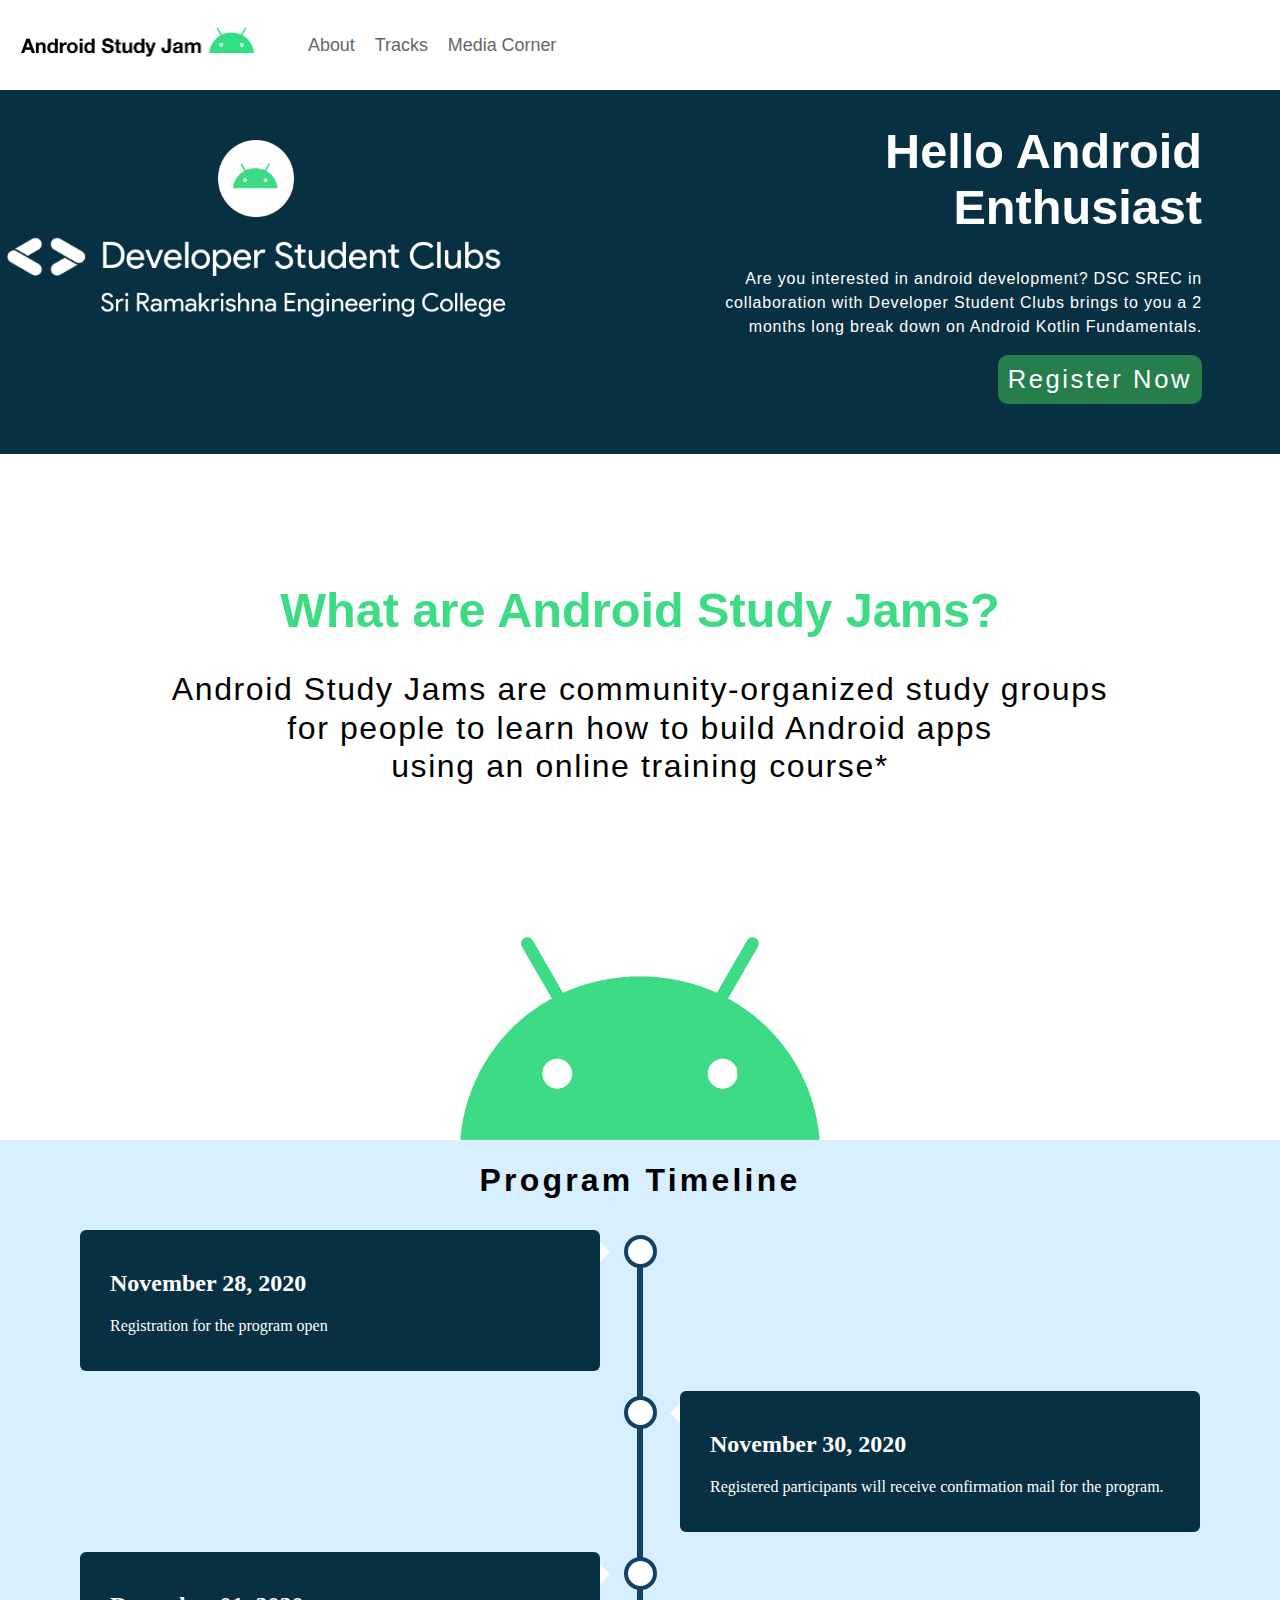
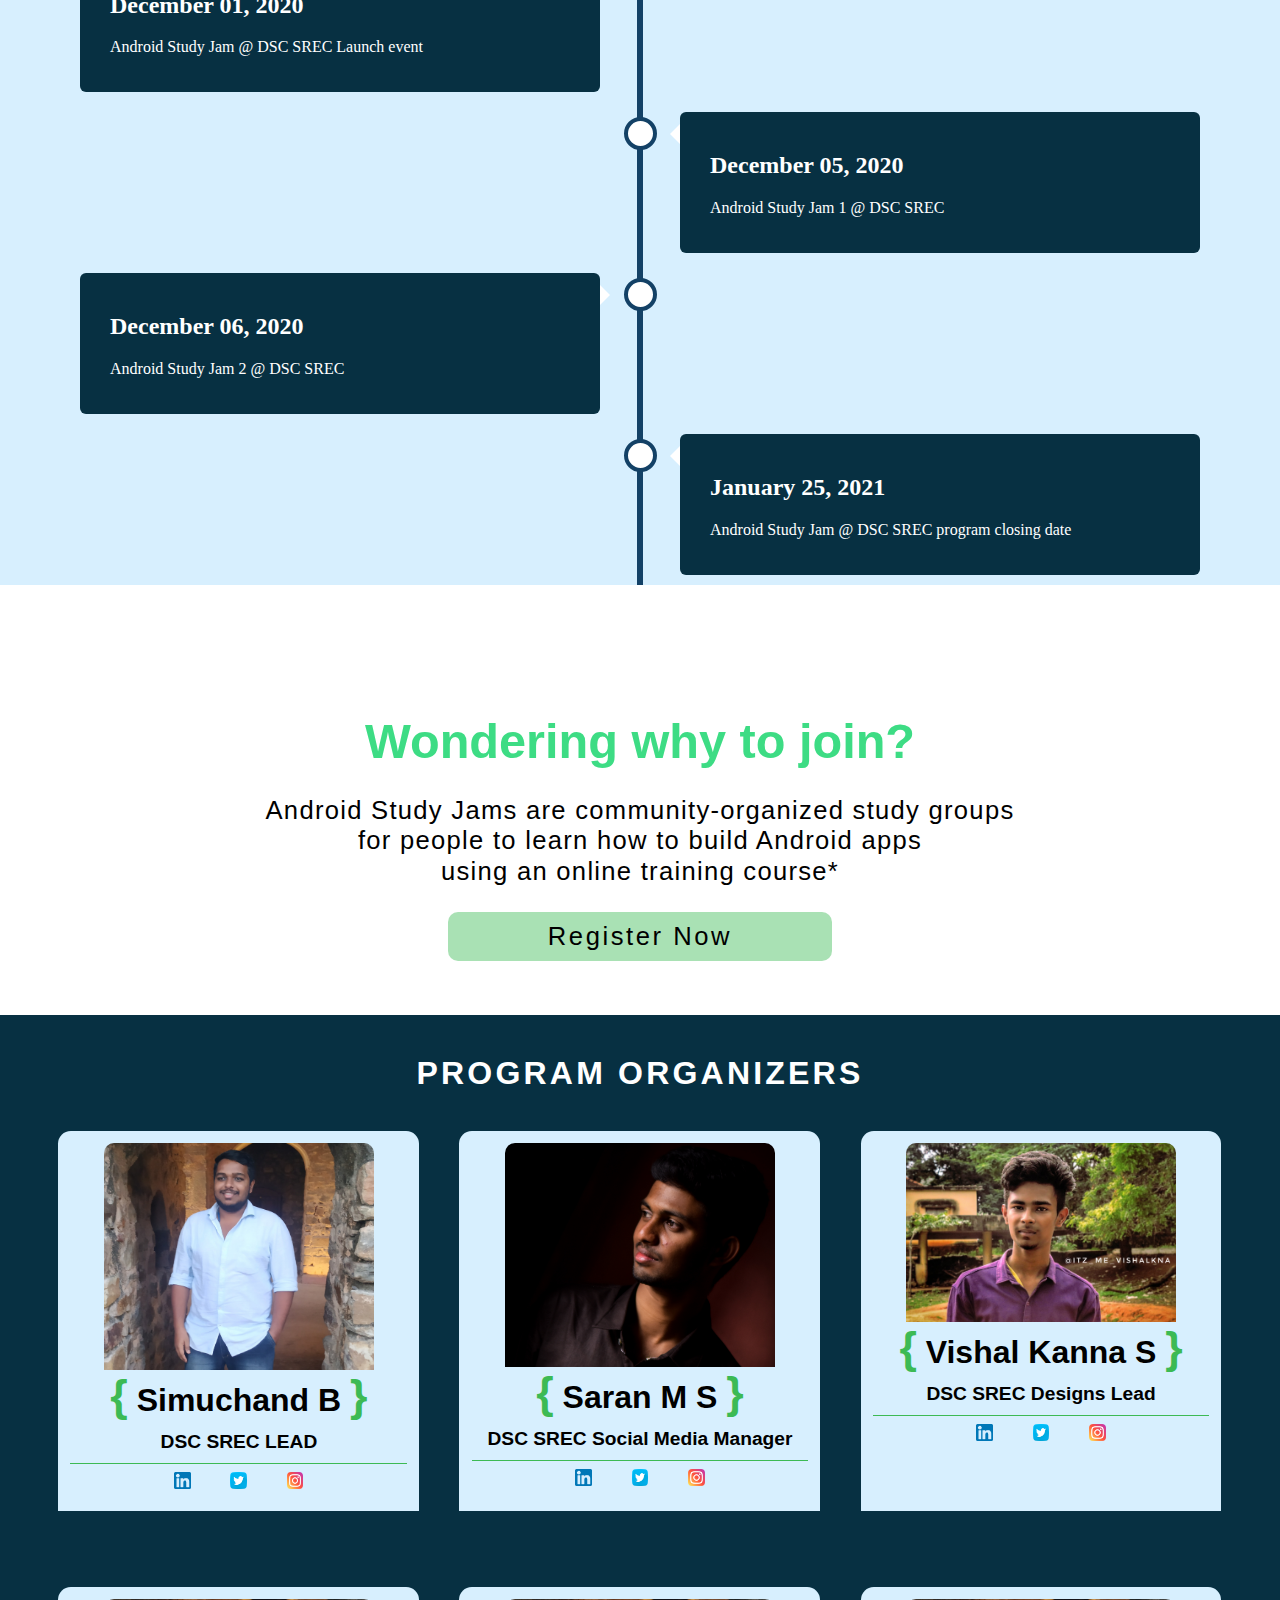
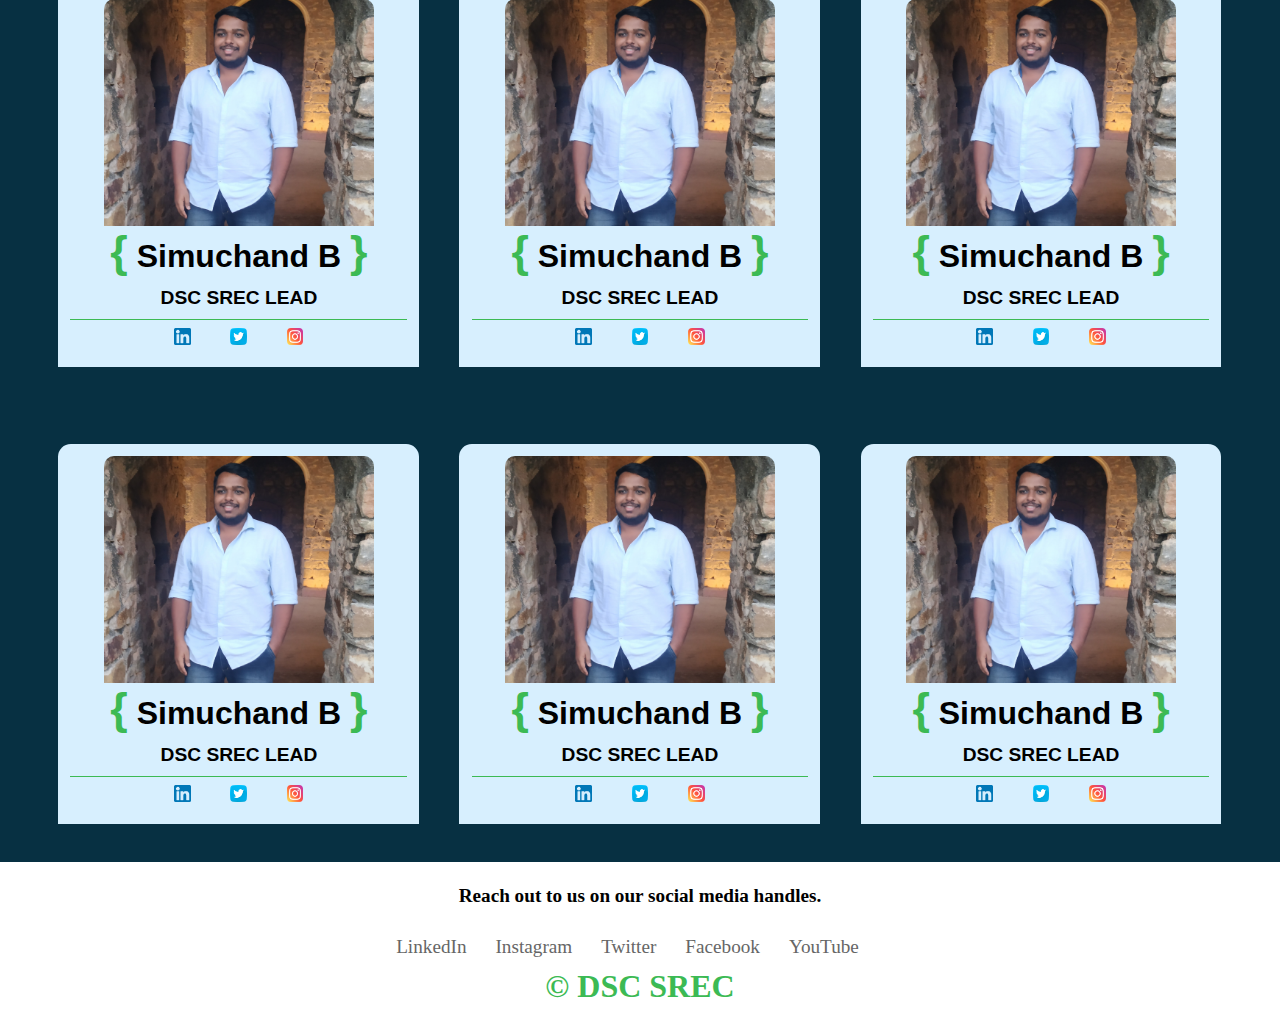
<file: index.html>
<!DOCTYPE html>
<html lang="en">
<head>
    <meta charset="UTF-8" content="width=device-width, initial-scale=1" name="viewport">
    <title>Android Study Jam</title>
    <link rel="icon" href="images/page_icon.png" type="image/x-icon">
    <link rel="stylesheet" href="stylesheet/stylesheet.css">
    <link rel="stylesheet" href="https://cdnjs.cloudflare.com/ajax/libs/font-awesome/5.13.1/css/all.min.css">
</head>
<body>
<header>
    <img src="images/study_jam_logo.png">
    &nbsp;&nbsp;&nbsp;&nbsp;&nbsp;&nbsp;&nbsp;&nbsp;
    <a href="#">About</a>
    <a href="track.html">Tracks</a>
    <a href="media.html">Media Corner</a>
</header>
<div class="about01-container">
    <div class="about-img">
        <img class="android_logo" src="images/android-icon.png">
        <img class="dsc_logo" src="images/dsc_logo.png">
    </div>
    <div class="about-content">
        <h1>Hello Android<br>Enthusiast</h1>
        <p>
            Are you interested in android development? DSC SREC in collaboration with Developer Student Clubs brings to
            you a 2 months long break down on Android Kotlin Fundamentals.
        </p>
        <a href="#">Register Now</a>
    </div>
</div>
<div class="about02-container">
    <h1>What are Android Study Jams?</h1>
    <p>
        Android Study Jams are community-organized study groups
        <br>
        for people to learn how to build Android apps
        <br>
        using an online training course*
    </p>
    <img src="images/index/logo-c.png">
</div>
<div class="timeline">
    <h1>Program Timeline</h1>
    <div class="container left">
        <div class="content">
            <h2>November 28, 2020</h2>
            <p>Registration for the program open</p>
        </div>
    </div>
    <div class="container right">
        <div class="content">
            <h2>November 30, 2020</h2>
            <p>Registered participants will receive confirmation mail for the program.</p>
        </div>
    </div>
    <div class="container left">
        <div class="content">
            <h2>December 01, 2020</h2>
            <p>Android Study Jam @ DSC SREC Launch event</p>
        </div>
    </div>
    <div class="container right">
        <div class="content">
            <h2>December 05, 2020</h2>
            <p>Android Study Jam 1 @ DSC SREC</p>
        </div>
    </div>
    <div class="container left">
        <div class="content">
            <h2>December 06, 2020</h2>
            <p>Android Study Jam 2 @ DSC SREC</p>
        </div>
    </div>
    <div class="container right">
        <div class="content">
            <h2>January 25, 2021</h2>
            <p>Android Study Jam @ DSC SREC program closing date</p>
        </div>
    </div>
</div>
<div class="about03-container">
    <h1>Wondering why to join?</h1>
    <p>
        Android Study Jams are community-organized study groups
        <br>
        for people to learn how to build Android apps
        <br>
        using an online training course*
    </p>
    <a href="#">Register Now</a>
    <br>
    <br>
    <br>
</div>
<div class="about04-container">
    <h1>Program Organizers</h1>
    <div class="row">
        <div class="person">
            <img src="images/index/simu.jpg">
            <h3>
                <span>{</span>
                Simuchand B
                <span>}</span>
            </h3>
            <h2>DSC SREC LEAD</h2>
            <hr>
            <div class="sm-container">
                <a class="sm-logo">
                    <img src="images/index/linkedin.png">
                </a>
                <a class="sm-logo">
                    <img src="images/index/twitter.png">
                </a>
                <a class="sm-logo">
                    <img src="images/index/instagram.png">
                </a>
            </div>
        </div>
        <div class="person">
            <img src="images/index/saran.jpg">
            <h3>
                <span>{</span>
                Saran M S
                <span>}</span>
            </h3>
            <h2>DSC SREC Social Media Manager</h2>
            <hr>
            <div class="sm-container">
                <a class="sm-logo">
                    <img src="images/index/linkedin.png">
                </a>
                <a class="sm-logo">
                    <img src="images/index/twitter.png">
                </a>
                <a class="sm-logo">
                    <img src="images/index/instagram.png">
                </a>
            </div>
        </div>
        <div class="person">
            <img src="images/index/vishal.jpg">
            <h3>
                <span>{</span>
                Vishal Kanna S
                <span>}</span>
            </h3>
            <h2>DSC SREC Designs Lead</h2>
            <hr>
            <div class="sm-container">
                <a class="sm-logo">
                    <img src="images/index/linkedin.png">
                </a>
                <a class="sm-logo">
                    <img src="images/index/twitter.png">
                </a>
                <a class="sm-logo">
                    <img src="images/index/instagram.png">
                </a>
            </div>
        </div>
    </div>
    <div class="row">
        <div class="person">
            <img src="images/index/simu.jpg">
            <h3>
                <span>{</span>
                Simuchand B
                <span>}</span>
            </h3>
            <h2>DSC SREC LEAD</h2>
            <hr>
            <div class="sm-container">
                <a class="sm-logo">
                    <img src="images/index/linkedin.png">
                </a>
                <a class="sm-logo">
                    <img src="images/index/twitter.png">
                </a>
                <a class="sm-logo">
                    <img src="images/index/instagram.png">
                </a>
            </div>
        </div>
        <div class="person">
            <img src="images/index/simu.jpg">
            <h3>
                <span>{</span>
                Simuchand B
                <span>}</span>
            </h3>
            <h2>DSC SREC LEAD</h2>
            <hr>
            <div class="sm-container">
                <a class="sm-logo">
                    <img src="images/index/linkedin.png">
                </a>
                <a class="sm-logo">
                    <img src="images/index/twitter.png">
                </a>
                <a class="sm-logo">
                    <img src="images/index/instagram.png">
                </a>
            </div>
        </div>
        <div class="person">
            <img src="images/index/simu.jpg">
            <h3>
                <span>{</span>
                Simuchand B
                <span>}</span>
            </h3>
            <h2>DSC SREC LEAD</h2>
            <hr>
            <div class="sm-container">
                <a class="sm-logo">
                    <img src="images/index/linkedin.png">
                </a>
                <a class="sm-logo">
                    <img src="images/index/twitter.png">
                </a>
                <a class="sm-logo">
                    <img src="images/index/instagram.png">
                </a>
            </div>
        </div>
    </div>
    <div class="row">
        <div class="person">
            <img src="images/index/simu.jpg">
            <h3>
                <span>{</span>
                Simuchand B
                <span>}</span>
            </h3>
            <h2>DSC SREC LEAD</h2>
            <hr>
            <div class="sm-container">
                <a class="sm-logo">
                    <img src="images/index/linkedin.png">
                </a>
                <a class="sm-logo">
                    <img src="images/index/twitter.png">
                </a>
                <a class="sm-logo">
                    <img src="images/index/instagram.png">
                </a>
            </div>
        </div>
        <div class="person">
            <img src="images/index/simu.jpg">
            <h3>
                <span>{</span>
                Simuchand B
                <span>}</span>
            </h3>
            <h2>DSC SREC LEAD</h2>
            <hr>
            <div class="sm-container">
                <a class="sm-logo">
                    <img src="images/index/linkedin.png">
                </a>
                <a class="sm-logo">
                    <img src="images/index/twitter.png">
                </a>
                <a class="sm-logo">
                    <img src="images/index/instagram.png">
                </a>
            </div>
        </div>
        <div class="person">
            <img src="images/index/simu.jpg">
            <h3>
                <span>{</span>
                Simuchand B
                <span>}</span>
            </h3>
            <h2>DSC SREC LEAD</h2>
            <hr>
            <div class="sm-container">
                <a class="sm-logo">
                    <img src="images/index/linkedin.png">
                </a>
                <a class="sm-logo">
                    <img src="images/index/twitter.png">
                </a>
                <a class="sm-logo">
                    <img src="images/index/instagram.png">
                </a>
            </div>
        </div>
    </div>
</div>
<footer id="contact">
    <h3>Reach out to us on our social media handles.</h3>
    <a href="https://www.linkedin.com/company/dsc-srec/" target="_blank">LinkedIn</a>
    <a href="https://www.instagram.com/dscsrec/" target="_blank">Instagram</a>
    <a href="https://twitter.com/dscsrec" target="_blank">Twitter</a>
    <a href="https://www.facebook.com/developerstudentclubssrec" target="_blank">Facebook</a>
    <a href="https://www.youtube.com/channel/UCH0PxiZA0FvQallTO4jiuYw" target="_blank">YouTube</a>
    <p>&#169; DSC SREC</p>
</footer>
</body>
</html>
</file>
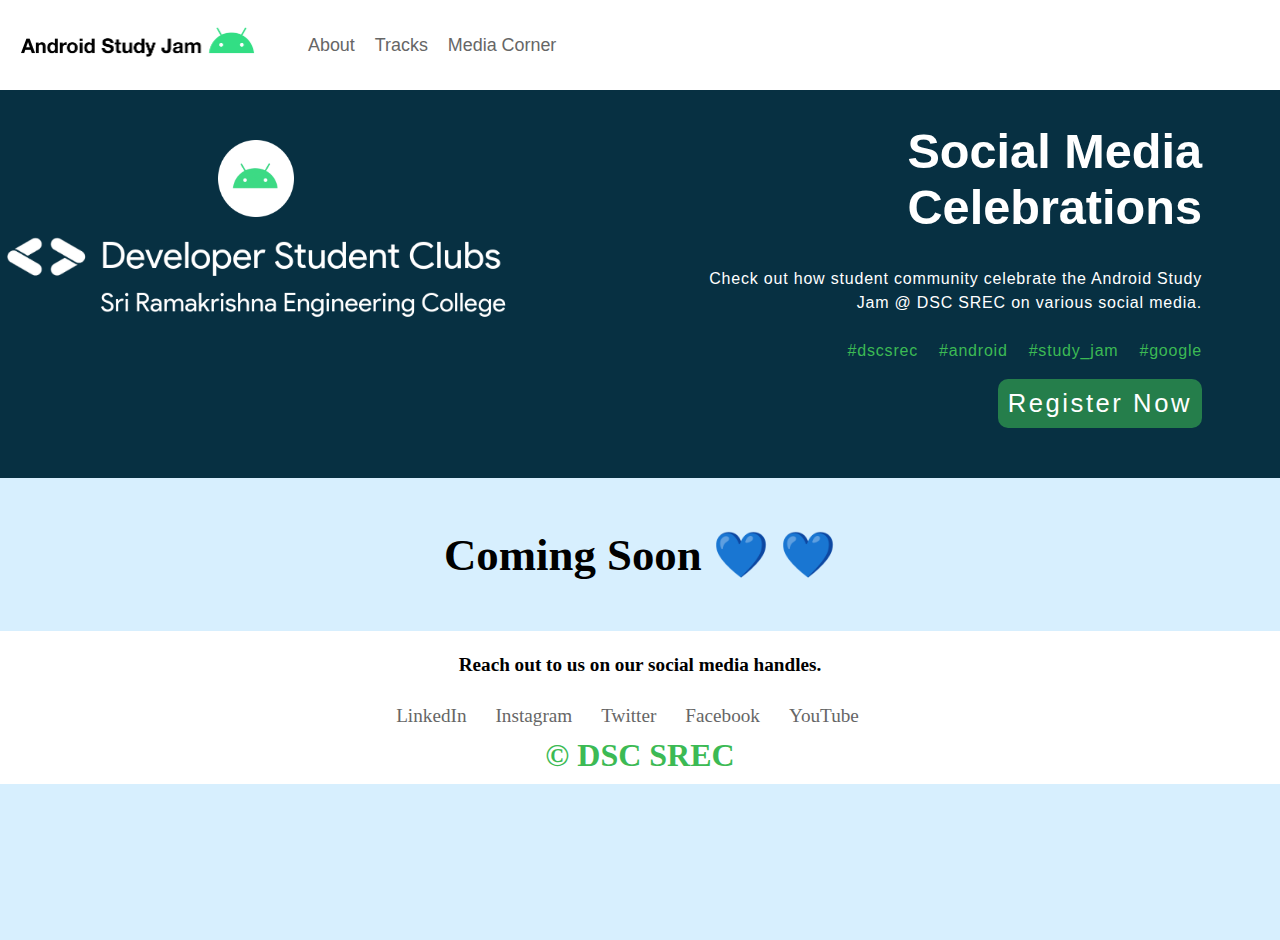
<file: media.html>
<!DOCTYPE html>
<html lang="en">
<head>
    <meta charset="UTF-8" content="width=device-width, initial-scale=1" name="viewport">
    <title>Android Study Jam</title>
    <link rel="icon" href="images/page_icon.png" type="image/x-icon">
    <link rel="stylesheet" href="stylesheet/MediaStylesheet.css">
</head>
<body>
<header>
    <img src="images/study_jam_logo.png">
    &nbsp;&nbsp;&nbsp;&nbsp;&nbsp;&nbsp;&nbsp;&nbsp;
    <a href="index.html">About</a>
    <a href="track.html">Tracks</a>
    <a href="#">Media Corner</a>
</header>
<div class="about01-container">
    <div class="about-img">
        <img class="android_logo" src="images/android-icon.png">
        <img class="dsc_logo" src="images/dsc_logo.png">
    </div>
    <div class="about-content">
        <h1>Social Media<br>Celebrations</h1>
        <p>
            Check out how student community celebrate the Android Study
            Jam @ DSC SREC on various social media.
            <br>
            <br>
            <span style="color: #3cba54">#dscsrec &nbsp;&nbsp; #android &nbsp;&nbsp; #study_jam &nbsp;&nbsp; #google</span>
            <br>
        </p>
        <a href="#">Register Now</a>
    </div>
</div>
<div class="medias">
    <h1>Coming Soon 💙  💙</h1>
</div>
<footer id="contact">
    <h3>Reach out to us on our social media handles.</h3>
    <a href="https://www.linkedin.com/company/dsc-srec/" target="_blank">LinkedIn</a>
    <a href="https://www.instagram.com/dscsrec/" target="_blank">Instagram</a>
    <a href="https://twitter.com/dscsrec" target="_blank">Twitter</a>
    <a href="https://www.facebook.com/developerstudentclubssrec" target="_blank">Facebook</a>
    <a href="https://www.youtube.com/channel/UCH0PxiZA0FvQallTO4jiuYw" target="_blank">YouTube</a>
    <p>&#169; DSC SREC</p>
</footer>
</body>
</html>
</file>
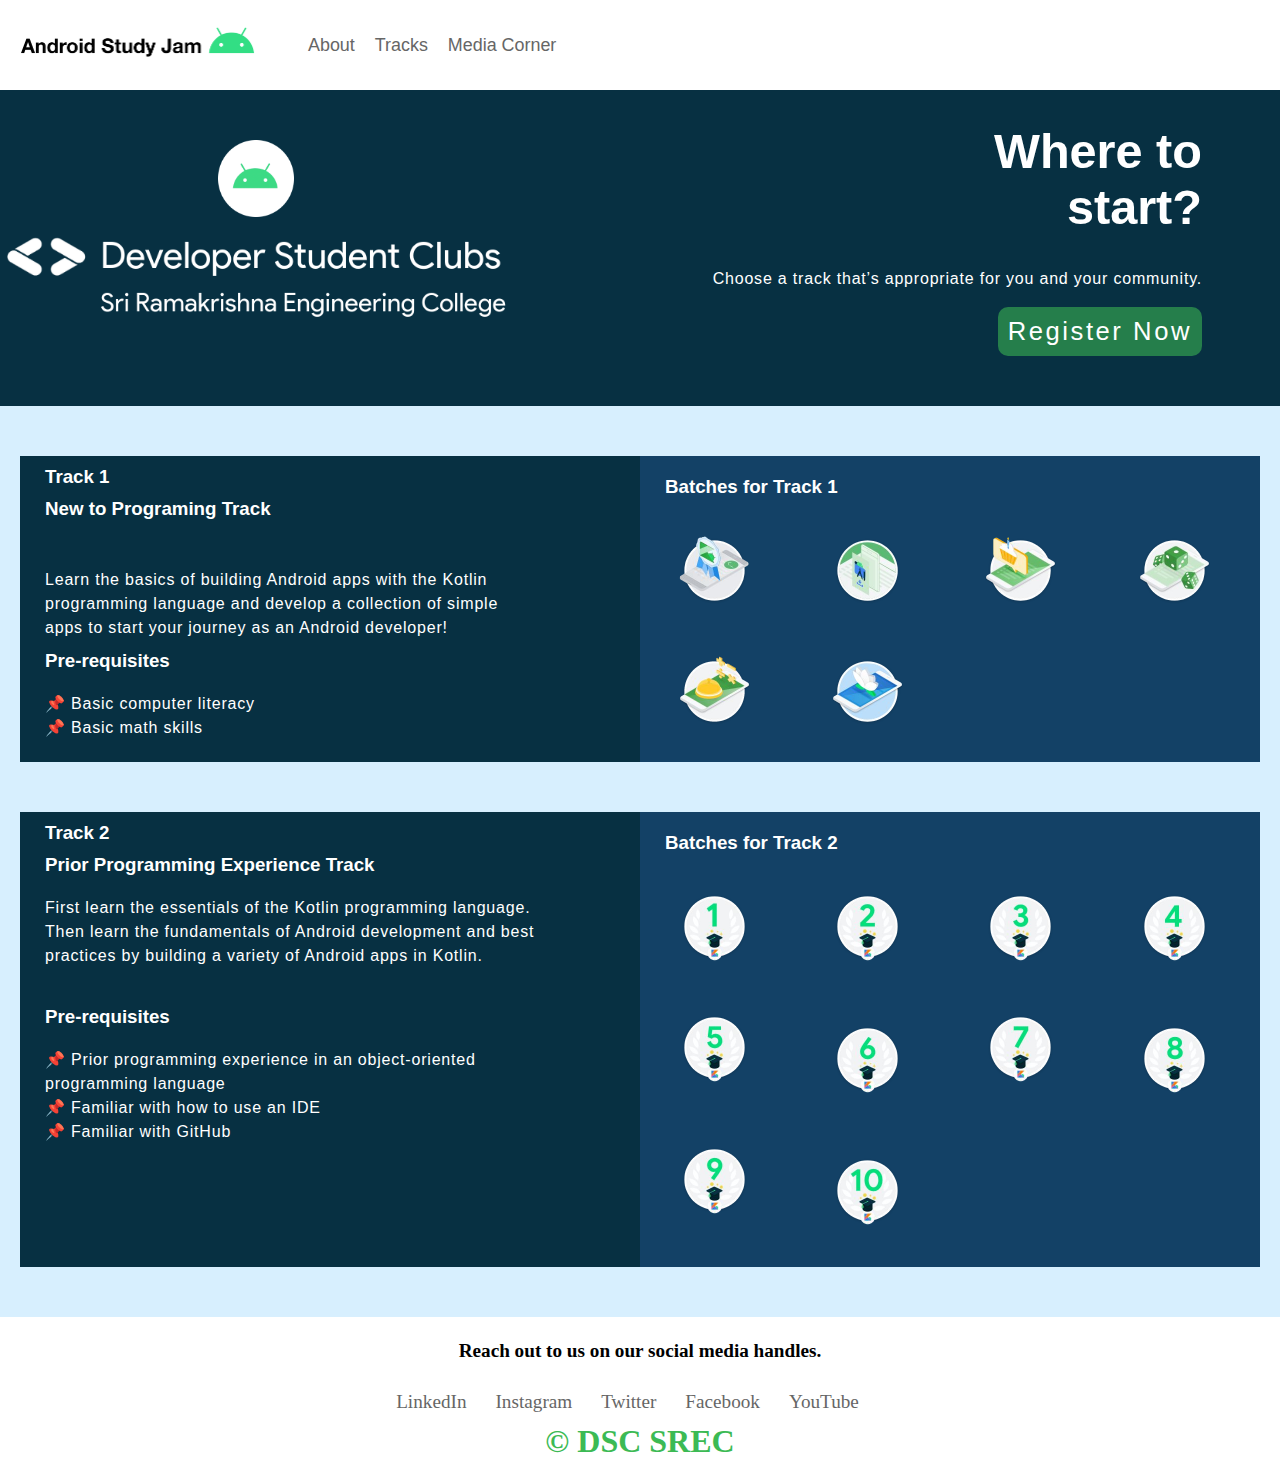
<file: track.html>
<!DOCTYPE html>
<html lang="en">
<head>
    <meta charset="UTF-8" content="width=device-width, initial-scale=1" name="viewport">
    <title>Android Study Jam</title>
    <link rel="icon" href="images/page_icon.png" type="image/x-icon">
    <link rel="stylesheet" href="stylesheet/TrackStylesheet.css">
</head>
<body>
<header>
    <img src="images/study_jam_logo.png">
    &nbsp;&nbsp;&nbsp;&nbsp;&nbsp;&nbsp;&nbsp;&nbsp;
    <a href="index.html">About</a>
    <a href="#">Tracks</a>
    <a href="media.html">Media Corner</a>
</header>
<div class="about01-container">
    <div class="about-img">
        <img class="android_logo" src="images/android-icon.png">
        <img class="dsc_logo" src="images/dsc_logo.png">
    </div>
    <div class="about-content">
        <h1>Where to<br>start?</h1>
        <p>
            Choose a track that’s appropriate for you and your community.
        </p>
        <a href="#">Register Now</a>
    </div>
</div>
<div class="tracks">
    <div class="track1">
        <div class="track-content">
            <h3>Track 1</h3>
            <h3>New to Programing Track</h3>
            <br>
            <p>
                Learn the basics of building Android apps with the Kotlin programming language and
                develop a collection of simple apps to start your journey as an Android developer!
            </p>
            <h3>Pre-requisites</h3>
            <p>
                📌  Basic computer literacy
                <br>
                📌  Basic math skills
            </p>
        </div>
        <div class="track-batch">
            <h3>Batches for Track 1</h3>
            <div class="batch-container">
                <div class="batch-img">
                    <a>
                        <img src="images/track/1/t1b1.png">
                    </a>
                </div>
                <div class="batch-text">
                    Introduction to Kotlin
                </div>
            </div>
            <div class="batch-container">
                <div class="batch-img">
                    <a>
                        <img src="images/track/1/t1b2.png" title="Batch1">
                    </a>
                </div>
                <div class="batch-text">
                    Create your first Android app
                </div>
            </div>
            <div class="batch-container">
                <div class="batch-img">
                    <a>
                        <img src="images/track/1/t1b3.png">
                    </a>
                </div>
                <div class="batch-text">
                    Build a basic layout
                </div>
            </div>
            <div class="batch-container">
                <div class="batch-img">
                    <a>
                        <img src="images/track/1/t1b4.png">
                    </a>
                </div>
                <div class="batch-text">
                    Add a button to an app
                </div>
            </div>
            <div class="batch-container">
                <div class="batch-img">
                    <a>
                        <img src="images/track/1/t1b5.png">
                    </a>
                </div>
                <div class="batch-text">
                    Get user input
                </div>
            </div>
            <div class="batch-container">
                <div class="batch-img">
                    <a>
                        <img src="images/track/1/t1b6.png">
                    </a>
                </div>
                <div class="batch-text">
                    Display a scrollable list
                </div>
            </div>
        </div>
    </div>
    <div class="track1">
        <div class="track-content">
            <h3>Track 2</h3>
            <h3>Prior Programming Experience Track</h3>
            <p>
                First learn the essentials of the Kotlin programming language. Then learn the fundamentals of
                Android development and best practices by building a variety of Android apps in Kotlin.
            </p>
            <br>
            <h3>Pre-requisites</h3>
            <p>
                📌  Prior programming experience in an object-oriented programming language
                <br>
                📌  Familiar with how to use an IDE
                <br>
                📌  Familiar with GitHub
            </p>
        </div>
        <div class="track-batch">
            <h3>Batches for Track 2</h3>
            <div class="batch-container">
                <div class="batch-img">
                    <a>
                        <img src="images/track/2/t2b1.png">
                    </a>
                </div>
                <div class="batch-text">
                    Build your first app
                </div>
            </div>
            <div class="batch-container">
                <div class="batch-img">
                    <a>
                        <img src="images/track/2/t2b2.png">
                    </a>
                </div>
                <div class="batch-text">
                    Build an interactive app
                </div>
            </div>
            <div class="batch-container">
                <div class="batch-img">
                    <a>
                        <img src="images/track/2/t2b3.png">
                    </a>
                </div>
                <div class="batch-text">
                    Layouts
                </div>
            </div>
            <div class="batch-container">
                <div class="batch-img">
                    <a>
                        <img src="images/track/2/t2b4.png">
                    </a>
                </div>
                <div class="batch-text">
                    Navigation
                </div>
            </div>
            <div class="batch-container">
                <div class="batch-img">
                    <a>
                        <img src="images/track/2/t2b5.png">
                    </a>
                </div>
                <div class="batch-text">
                    Activity and Fragment lifecycles
                </div>
            </div>
            <div class="batch-container">
                <div class="batch-img">
                    <a>
                        <img src="images/track/2/t2b6.png">
                    </a>
                </div>
                <div class="batch-text">
                    Architecture components
                </div>
            </div>
            <div class="batch-container">
                <div class="batch-img">
                    <a>
                        <img src="images/track/2/t2b7.png">
                    </a>
                </div>
                <div class="batch-text">
                    Databases and RecyclerView
                </div>
            </div>
            <div class="batch-container">
                <div class="batch-img">
                    <a>
                        <img src="images/track/2/t2b8.png">
                    </a>
                </div>
                <div class="batch-text">
                    Connect to the internet
                </div>
            </div>
            <div class="batch-container">
                <div class="batch-img">
                    <a>
                        <img src="images/track/2/t2b9.png">
                    </a>
                </div>
                <div class="batch-text">
                    Repository and WorkManager
                </div>
            </div>
            <div class="batch-container">
                <div class="batch-img">
                    <a>
                        <img src="images/track/2/t2b10.png">
                    </a>
                </div>
                <div class="batch-text">
                    Design for everyone
                </div>
            </div>
        </div>
    </div>
</div>
<footer id="contact">
    <h3>Reach out to us on our social media handles.</h3>
    <a href="https://www.linkedin.com/company/dsc-srec/" target="_blank">LinkedIn</a>
    <a href="https://www.instagram.com/dscsrec/" target="_blank">Instagram</a>
    <a href="https://twitter.com/dscsrec" target="_blank">Twitter</a>
    <a href="https://www.facebook.com/developerstudentclubssrec" target="_blank">Facebook</a>
    <a href="https://www.youtube.com/channel/UCH0PxiZA0FvQallTO4jiuYw" target="_blank">YouTube</a>
    <p>&#169; DSC SREC</p>
</footer>
</body>
</html>
</file>
<file: stylesheet/stylesheet.css>
* {
    box-sizing: border-box;
}

html {
    scroll-behavior: smooth;
}

body {
    margin: 0;
    padding: 0;
    height: 100vh;
    width: 100%;
    justify-content: center;
    align-items: center;
    color: black;
    background: #d7effe;
    overflow-x: hidden;
}

body::-webkit-scrollbar {
    width: 8px;
    background: #ecf0f3;
    border-radius: 8px 0 0 8px;
}

body::-webkit-scrollbar-thumb {
    background: #2f3640;
    border-radius: 0 0 0 0;
}

header {
    display: flex;
    width: 100%;
    height: 10%;
    margin: 0 auto;
    background: white;
    top: 0;
    position: fixed;
    z-index: 10;
}

header img {
    width: 20%;
    margin: auto 0 auto 10px;
    cursor: pointer;
}

header a {
    margin: auto 10px;
    text-decoration: none;
    font-size: 1.4vw;
    color: #666666;
    font-family: Helvetica, sans-serif;
    transition: a 0.2s ease-in-out;
}

header a:hover {
    color: #1a1a1a;
}


.about01-container {
    display: flex;
    background: #073042;
    height:fit-content;
    color: white;
    font-family: Helvetica, sans-serif;
    margin: 40px 0 0;
}

.about-content {
    width: 50%;
    margin: 50px 0 50px 50px;
}

.about-content h1 {
    text-align: right;
    font-weight: bold;
    font-size: 3.8vw;
}

.about-content p {
    text-align: right;
    padding: 0 0 0 20%;
    letter-spacing: 0.05em;
    line-height: 1.5;
}

.about-content a {
    float: right;
    background: #3cba5490;
    padding: 10px;
    font-size: 2.0vw;
    letter-spacing: 0.1em;
    color: white;
    text-decoration: none;
    border-radius: 10px;
    cursor: pointer;
}

.about-content a:hover {
    background: #3cba54;
}

.about-img {
    width: 40%;
}

.dsc_logo {
    width: 100%;
    margin: 0 auto;
}

.android_logo {
    display: block;
    width: 15%;
    margin: 100px auto 0;
}

.about02-container,
.about03-container,
.about04-container{
    display: block;
    background: white;
    height:fit-content;
    color: black;
    font-family: Helvetica, sans-serif;
    margin: 0;
}

.about02-container h1,
.about03-container h1{
    color: #3DDC84;
    text-align: center;
    font-weight: bold;
    font-size: 3.8vw;
    margin: 0;
    padding: 10% 0 0;
}

.about02-container p,
.about03-container p{
    text-align: center;
    font-size: 2.5vw;
    line-height: 1.2;
    letter-spacing: 0.05em;
    padding: 0;
}

.about03-container p {
    font-size: 2.0vw;
    padding: 0 5%;
}

.about02-container img {
    display: block;
    align-items: center;
    margin: -20px auto 0;
    width: 50%;
    top: -80%;
}

/* The actual timeline (the vertical ruler) */
.timeline {
    position: relative;
    max-width: 1200px;
    margin: 0 auto;
}

/* The actual timeline (the vertical ruler) */
.timeline::after {
    content: '';
    position: absolute;
    width: 6px;
    background-color: #134166;
    top: 8%;
    bottom: 0;
    left: 50%;
    margin-left: -3px;
}

.timeline h1 {
    text-align: center;
    width: 100%;
    font-family: Helvetica, sans-serif;
    letter-spacing: 0.1em;
}
/* Container around content */
.container {
    padding: 10px 40px;
    position: relative;
    background-color: inherit;
    width: 50%;
    color: white;
}

/* The circles on the timeline */
.container::after {
    content: '';
    position: absolute;
    width: 25px;
    height: 25px;
    right: -17px;
    background-color: white;
    border: 4px solid #134166;
    top: 15px;
    border-radius: 50%;
    z-index: 1;
}

/* Place the container to the left */
.left {
    left: 0;
}

/* Place the container to the right */
.right {
    left: 50%;
}

/* Add arrows to the left container (pointing right) */
.left::before {
    content: " ";
    height: 0;
    position: absolute;
    top: 22px;
    width: 0;
    z-index: 1;
    right: 30px;
    border: solid;
    border-width: 10px 0 10px 10px;
    border-color: transparent transparent transparent white;
}

/* Add arrows to the right container (pointing left) */
.right::before {
    content: " ";
    height: 0;
    position: absolute;
    top: 22px;
    width: 0;
    z-index: 1;
    left: 30px;
    border: solid;
    border-width: 10px 10px 10px 0;
    border-color: transparent white transparent transparent;
}

/* Fix the circle for containers on the right side */
.right::after {
    left: -16px;
}

/* The actual content */
.content {
    padding: 20px 30px;
    background-color: #073042;
    position: relative;
    border-radius: 6px;
}

.about03-container a {
    display: block;
    text-align: center;
    width: 30%;
    margin: 0 auto;
    background: #3cba5470;
    padding: 10px;
    font-size: 2.0vw;
    letter-spacing: 0.1em;
    color: black;
    text-decoration: none;
    border-radius: 10px;
    cursor: pointer;
}

.about03-container a:hover {
    background: #3cba54;
    color: white;
}

.about04-container{
    display: block;
    background: #073042;
    height:fit-content;
    color: black;
    font-family: Helvetica, sans-serif;
    margin: 0;
}

.about04-container h1 {
    text-align: center;
    margin: 0;
    color: white;
    text-transform: uppercase;
    letter-spacing: 0.1em;
    padding: 40px 0 0;
}

.row {
    display: flex;
    padding: 3%;
}

.person {
    width: 30%;
    background: #d7effe;
    padding: 1%;
    margin: 0 auto;
    color: black;
    border-radius: 1vw 1vw 0 0;
}

.person img {
    display: block;
    width: 80%;
    margin: 0 auto;
    border-radius: 10px 10px 0 0;
}

.person h3 {
    text-align: center;
    font-weight: bold;
    font-size: 2.5vw;
    margin: 0;
}

.person span {
    color: #3cba54;
    font-size: 3.5vw;
    margin: 10px 0 0;
}

.person h2 {
    text-align: center;
    font-size: 1.5vw;
    margin: 10px 0;
}

.person hr {
    background: #3cba54;
    height: 1px;
    outline: none !important;
    border: none !important;
}

.sm-container {
    display: flex;
    width: 50%;
    margin: 0 auto;
}

.sm-logo a {
    width: fit-content;
}

.sm-logo img {
    width: 30%;
    height: inherit;
    border-radius: 1%;
    margin: 0 auto 10px;
    cursor: pointer;
}

footer {
    background: white;
    color: black;
    text-align: center;
    height: fit-content;
    margin: 0;
    padding: 10px;
}

footer h3 {
    display: block;
    margin-top: 1%;
    font-size: 1.5vw;
}

footer a {
    display: inline-block;
    color: #666666;
    text-decoration: none;
    margin: 10px 25px 10px 0;
    font-size: 1.5vw;
    cursor: pointer;
}

footer a:hover {
    color: black;
}

footer p {
    margin: 0;
    font-weight: bolder;
    font-size: 2.5vw;
    color: #3cba54;
    cursor: pointer;
}



/* Media queries - Responsive timeline on screens less than 600px wide */
@media only screen and (max-width: 767px) {
    header {
        height: 6%;
    }

    header img {
        width: 25%;
    }

    header a {
        font-size: 2.5vw;
    }

    .about01-container {
        display: block;
        align-items: center;
        margin: 30px 0 0;
    }
    .about-content, .about-img {
        float: none;
        display: block;
        width: 100%;
        align-items: center;
    }

    .about-content {
        width: 100%;
        padding: 0 0 50px;
        margin: 50px 0 0 0;
    }

    .about-content h1,
    .about-content p,
    .about-content a{
        text-align: center;
        padding: 0;
    }

    .about-content a {
        display: block;
        width: 50%;
        font-size: 4.5vw;
        float: none;
        margin: 0 auto;
        padding: 10px;
    }

    .about-content p {
        padding: 0 5%;
    }

    .dsc_logo {
        display: block;
        width: 50%;
        margin: 0 auto;
    }

    .android_logo {
        display: block;
        width: 15%;
        margin: 0 auto 0;
        padding-top: 40px;
    }

    .timeline::after {
        left: 31px;
    }

    /* Full-width containers */
    .container {
        width: 100%;
        padding-left: 70px;
        padding-right: 25px;
    }

    /* Make sure that all arrows are pointing leftwards */
    .container::before {
        left: 60px;
        border: medium solid white;
        border-width: 10px 10px 10px 0;
        border-color: transparent white transparent transparent;
    }

    /* Make sure all circles are at the same spot */
    .left::after, .right::after {
        left: 15px;
    }

    /* Make all right containers behave like the left ones */
    .right {
        left: 0;
    }
}
</file>
<file: stylesheet/MediaStylesheet.css>
* {
    box-sizing: border-box;
}

html {
    scroll-behavior: smooth;
}

body {
    margin: 0;
    padding: 0;
    height: 100vh;
    justify-content: center;
    align-items: center;
    color: black;
    background: #d7effe;
    overflow-x: hidden;
}

body::-webkit-scrollbar {
    width: 8px;
    background: #ecf0f3;
    border-radius: 8px 0 0 8px;
}

body::-webkit-scrollbar-thumb {
    background: #2f3640;
    border-radius: 0 0 0 0;
}

header {
    display: flex;
    width: 100%;
    height: 10%;
    margin: 0 auto;
    background: white;
    top: 0;
    position: fixed;
    z-index: 10;
}

header img {
    width: 20%;
    margin: auto 0 auto 10px;
    cursor: pointer;
}

header a {
    margin: auto 10px;
    text-decoration: none;
    font-size: 1.4vw;
    color: #666666;
    font-family: Helvetica, sans-serif;
    transition: a 0.2s ease-in-out;
}

header a:hover {
    color: #1a1a1a;
}

.about01-container {
    display: flex;
    background: #073042;
    height:fit-content;
    color: white;
    font-family: Helvetica, sans-serif;
    margin: 40px 0 0;
}

.about-content {
    width: 50%;
    margin: 50px 0 50px 50px;
}

.about-content h1 {
    text-align: right;
    font-weight: bold;
    font-size: 3.8vw;
}

.about-content p {
    text-align: right;
    padding: 0 0 0 20%;
    letter-spacing: 0.05em;
    line-height: 1.5;
}

.about-content a {
    float: right;
    background: #3cba5490;
    padding: 10px;
    font-size: 2.0vw;
    letter-spacing: 0.1em;
    color: white;
    text-decoration: none;
    border-radius: 10px;
    cursor: pointer;
}

.about-content a:hover {
    background: #3cba54;
}

.about-img {
    width: 40%;
}

.dsc_logo {
    width: 100%;
    margin: 0 auto;
}

.android_logo {
    display: block;
    width: 15%;
    margin: 100px auto 0;
}

.medias {
    display: block;
    width: 100%;
    height: fit-content;
    margin: 0;
}

.medias h1 {
    display: block;
    height: 100%;
    font-weight: bolder;
    text-align: center;
    font-size: 3.5vw;
    margin: 50px auto;
}

footer {
    background: white;
    color: black;
    text-align: center;
    height: fit-content;
    margin: 0;
    padding: 10px;
}

footer h3 {
    display: block;
    margin-top: 1%;
    font-size: 1.5vw;
}

footer a {
    display: inline-block;
    color: #666666;
    text-decoration: none;
    margin: 10px 25px 10px 0;
    font-size: 1.5vw;
    cursor: pointer;
}

footer a:hover {
    color: black;
}

footer p {
    margin: 0;
    font-weight: bolder;
    font-size: 2.5vw;
    color: #3cba54;
    cursor: pointer;
}

/* Media queries - Responsive timeline on screens less than 600px wide */
@media only screen and (max-width: 767px) {
    header {
        height: 6%;
    }

    header img {
        width: 25%;
    }

    header a {
        font-size: 2.5vw;
    }

    .about01-container {
        display: block;
        align-items: center;
        margin: 30px 0 0;
    }
    .about-content, .about-img {
        float: none;
        display: block;
        width: 100%;
        align-items: center;
    }

    .about-content {
        width: 100%;
        padding: 0 0 50px;
        margin: 50px 0 0 0;
    }

    .about-content h1,
    .about-content p,
    .about-content a{
        text-align: center;
        padding: 0;
    }

    .about-content a {
        display: block;
        width: 50%;
        font-size: 4.5vw;
        float: none;
        margin: 0 auto;
        padding: 10px;
    }

    .about-content p {
        padding: 0 5%;
    }

    .dsc_logo {
        display: block;
        width: 50%;
        margin: 0 auto;
    }

    .android_logo {
        display: block;
        width: 15%;
        margin: 0 auto 0;
        padding-top: 40px;
    }
}
</file>
<file: stylesheet/TrackStylesheet.css>
* {
    box-sizing: border-box;
}

html {
    scroll-behavior: smooth;
}

body {
    margin: 0;
    padding: 0;
    height: 100vh;
    justify-content: center;
    align-items: center;
    color: black;
    background: #d7effe;
    overflow-x: hidden;
}

body::-webkit-scrollbar {
    width: 8px;
    background: #ecf0f3;
    border-radius: 8px 0 0 8px;
}

body::-webkit-scrollbar-thumb {
    background: #2f3640;
    border-radius: 0 0 0 0;
}

header {
    display: flex;
    width: 100%;
    height: 10%;
    margin: 0 auto;
    background: white;
    top: 0;
    position: fixed;
    z-index: 10;
}

header img {
    width: 20%;
    margin: auto 0 auto 10px;
    cursor: pointer;
}

header a {
    margin: auto 10px;
    text-decoration: none;
    font-size: 1.4vw;
    color: #666666;
    font-family: Helvetica, sans-serif;
    transition: a 0.2s ease-in-out;
}

header a:hover {
    color: #1a1a1a;
}

.about01-container {
    display: flex;
    background: #073042;
    height:fit-content;
    color: white;
    font-family: Helvetica, sans-serif;
    margin: 40px 0 0;
}

.about-content {
    width: 50%;
    margin: 50px 0 50px 50px;
}

.about-content h1 {
    text-align: right;
    font-weight: bold;
    font-size: 3.8vw;
}

.about-content p {
    text-align: right;
    padding: 0 0 0 20%;
    letter-spacing: 0.05em;
    line-height: 1.5;
}

.about-content a {
    float: right;
    background: #3cba5490;
    padding: 10px;
    font-size: 2.0vw;
    letter-spacing: 0.1em;
    color: white;
    text-decoration: none;
    border-radius: 10px;
    cursor: pointer;
}

.about-content a:hover {
    background: #3cba54;
}

.about-img {
    width: 40%;
}

.dsc_logo {
    width: 100%;
    margin: 0 auto;
}

.android_logo {
    display: block;
    width: 15%;
    margin: 100px auto 0;
}

.track1 {
    display: flex;
    color: white;
    margin: 50px 0;
    height: 50%;
    font-family: Helvetica, sans-serif;
}

.track-content {
    width: 50%;
    background-color: #073042;
    margin-left: 20px;
}

.track-content h3 {
    margin: 10px 10px 10px 25px;
}

.track-content p {
    width: 80%;
    margin: 20px 10px 10px 25px;
    letter-spacing: 0.05em;
    line-height: 1.5;
}

.track-batch{
    width: 50%;
    background-color: #134166;
    margin-right: 20px;
}

.track-batch h3 {
    margin: 20px 10px 10px 25px;
}

.batch-container {
    display: inline-block;
    width: 24%;
    height: 15%;
    margin:  25px auto 0;
}

.batch-img img {
    display: block;
    width: 75px;
    height: 75px;
    margin: auto;
}

.batch-img:hover {
    cursor: pointer;
    opacity: 0.3;
}

.batch-img:hover + .batch-text {
    visibility: visible;
}

.batch-text {
    display: block;
    margin: auto;
    font-size: 0.8vw;
    color: white;
    width: fit-content;
    background: #262626;
    padding: 8px;
    border-radius: 5px;
    text-align: center;
    visibility: hidden;
    transition: 0.250ms ease-in-out;
}

footer {
    background: white;
    color: black;
    text-align: center;
    height: fit-content;
    margin: 0;
    padding: 10px;
}

footer h3 {
    display: block;
    margin-top: 1%;
    font-size: 1.5vw;
}

footer a {
    display: inline-block;
    color: #666666;
    text-decoration: none;
    margin: 10px 25px 10px 0;
    font-size: 1.5vw;
    cursor: pointer;
}

footer a:hover {
    color: black;
}

footer p {
    margin: 0;
    font-weight: bolder;
    font-size: 2.5vw;
    color: #3cba54;
    cursor: pointer;
}

/* Media queries - Responsive timeline on screens less than 600px wide */
@media only screen and (max-width: 767px) {
    header {
        height: 6%;
    }

    header img {
        width: 25%;
    }

    header a {
        font-size: 2.5vw;
    }

    .about01-container {
        display: block;
        align-items: center;
        margin: 30px 0 0;
    }
    .about-content, .about-img {
        float: none;
        display: block;
        width: 100%;
        align-items: center;
    }

    .about-content {
        width: 100%;
        padding: 0 0 50px;
        margin: 50px 0 0 0;
    }

    .about-content h1,
    .about-content p,
    .about-content a{
        text-align: center;
        padding: 0;
    }

    .about-content a {
        display: block;
        width: 50%;
        font-size: 4.5vw;
        float: none;
        margin: 0 auto;
        padding: 10px;
    }

    .about-content p {
        padding: 0 5%;
    }

    .dsc_logo {
        display: block;
        width: 50%;
        margin: 0 auto;
    }

    .android_logo {
        display: block;
        width: 15%;
        margin: 0 auto 0;
        padding-top: 40px;
    }

    .track1 {
        display: block;
    }

    .track-content,
    .track-batch {
        width: 100%;
        margin: 0;
        padding: 25px;
    }

    .track-content h3 {
        margin: 10px 10px 10px 25px;
    }

    .track-content p {
        width: 100%;
    }

    .batch-text {
        font-size: 1.2vw;
    }
}
</file>
